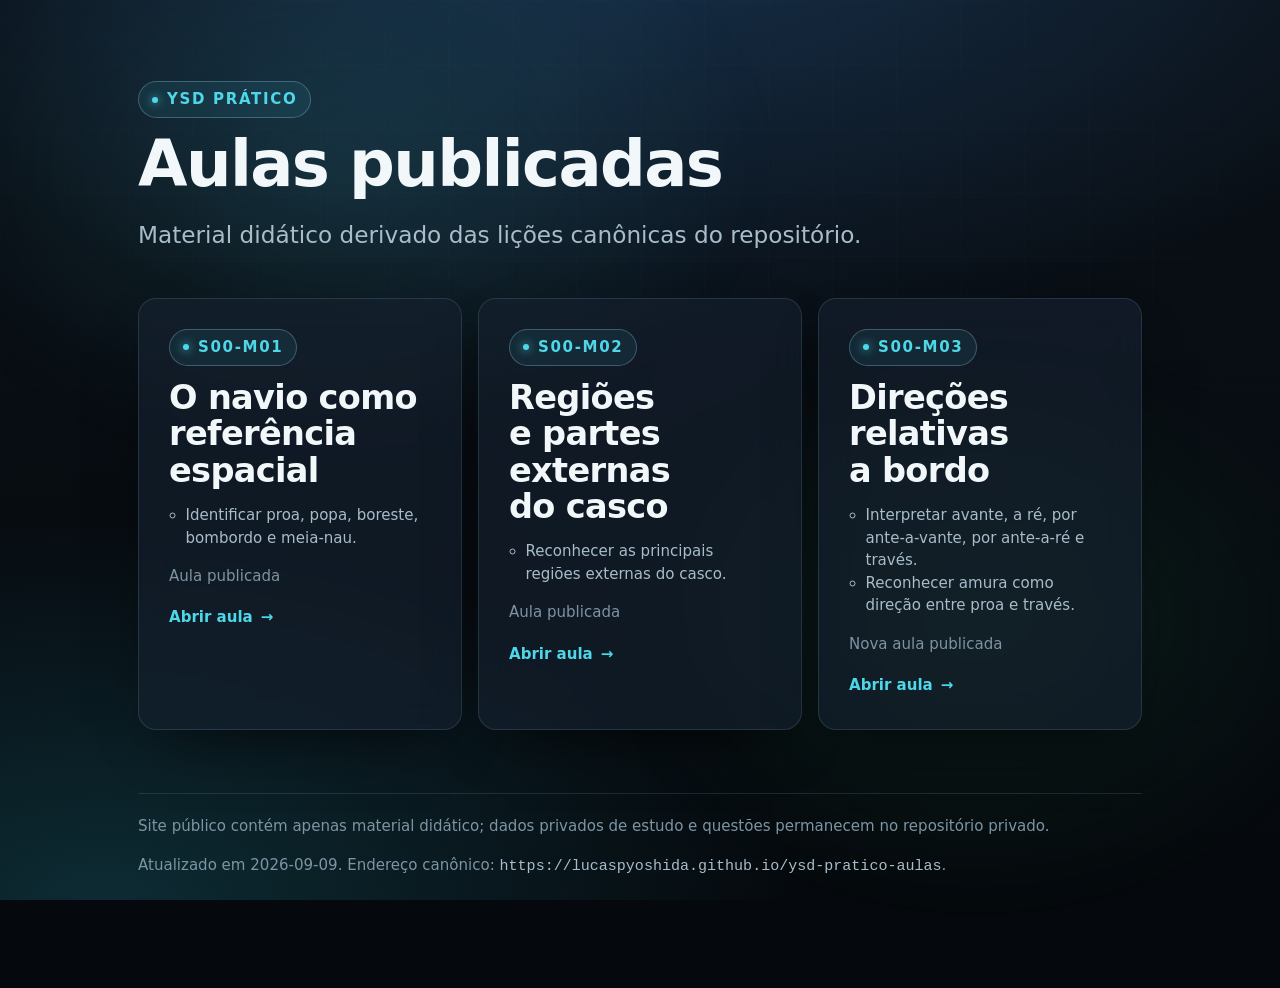
<file: index.html>
<!doctype html>
<html lang="pt-BR">
<head>
  <meta charset="utf-8">
  <meta name="viewport" content="width=device-width,initial-scale=1,viewport-fit=cover">
  <meta name="theme-color" content="#05090d">
  <meta name="description" content="Aulas publicadas do YSD Prático: preparação para o Processo Seletivo à Categoria de Praticante de Prático.">
  <title>YSD Prático · Aulas</title>
  <link rel="icon" href="data:,">
  <link rel="stylesheet" href="assets/theme/ysd-deck.css">
  <style>
    body { display: block; }
    .wrap { width: min(1100px, 100%); margin: 0 auto; padding: clamp(48px, 9vh, 96px) clamp(20px, 5vw, 48px) 96px; }
    header { margin-bottom: clamp(28px, 5vh, 52px); }
    header h1 { font-size: var(--step-4); margin-bottom: 0.3em; }
    header p { color: var(--muted); font-size: var(--step-1); max-width: 60ch; margin: 0; }
    ul.grid { list-style: none; margin: 0; padding: 0; display: grid; gap: 16px; grid-template-columns: repeat(auto-fill, minmax(300px, 1fr)); }
    .card a { display: block; height: 100%; padding: clamp(20px, 2.6vw, 30px); border-radius: var(--radius); border: 1px solid var(--glass-line); background: var(--glass); color: inherit; text-decoration: none; backdrop-filter: blur(var(--glass-blur)); -webkit-backdrop-filter: blur(var(--glass-blur)); box-shadow: var(--shadow); transition: transform .25s var(--ease), border-color .25s var(--ease); }
    .card a:hover { transform: translateY(-4px); border-color: var(--proa); }
    .card h2 { font-size: var(--step-2); margin-bottom: 0.45em; }
    .objectives { margin: 0 0 16px; padding-left: 1.1em; color: var(--muted); font-size: var(--step--1); line-height: 1.5; }
    .meta { color: var(--faint); font-size: var(--step--1); margin: 0 0 14px; }
    .go { display: inline-flex; align-items: center; gap: 8px; color: var(--proa); font-weight: 700; font-size: var(--step--1); }
    .go::after { content: "→"; transition: transform .25s var(--ease); }
    .card a:hover .go::after { transform: translateX(4px); }
    footer { margin-top: clamp(40px, 7vh, 72px); padding-top: 20px; border-top: 1px solid var(--glass-line); color: var(--faint); font-size: var(--step--1); line-height: 1.6; }
    footer code { color: var(--muted); }
  </style>
</head>
<body>
  <div class="backdrop" aria-hidden="true"></div>
  <div class="wrap">
    <header><p class="eyebrow">YSD Prático</p><h1>Aulas publicadas</h1><p>Material didático derivado das lições canônicas do repositório.</p></header>
    <ul class="grid">
<li class="card"><a href="S00-M01/"><p class="eyebrow">S00-M01</p><h2>O navio como referência espacial</h2><ul class="objectives"><li>Identificar proa, popa, boreste, bombordo e meia-nau.</li></ul><p class="meta">Aula publicada</p><span class="go">Abrir aula</span></a></li>
<li class="card"><a href="S00-M02/"><p class="eyebrow">S00-M02</p><h2>Regiões e partes externas do casco</h2><ul class="objectives"><li>Reconhecer as principais regiões externas do casco.</li></ul><p class="meta">Aula publicada</p><span class="go">Abrir aula</span></a></li>
<li class="card"><a href="S00-M03/"><p class="eyebrow">S00-M03</p><h2>Direções relativas a bordo</h2><ul class="objectives"><li>Interpretar avante, a ré, por ante-a-vante, por ante-a-ré e través.</li><li>Reconhecer amura como direção entre proa e través.</li></ul><p class="meta">Nova aula publicada</p><span class="go">Abrir aula</span></a></li>
    </ul>
    <footer><p>Site público contém apenas material didático; dados privados de estudo e questões permanecem no repositório privado.</p><p>Atualizado em 2026-09-09. Endereço canônico: <code>https://lucaspyoshida.github.io/ysd-pratico-aulas</code>.</p></footer>
  </div>
</body>
</html>
</file>
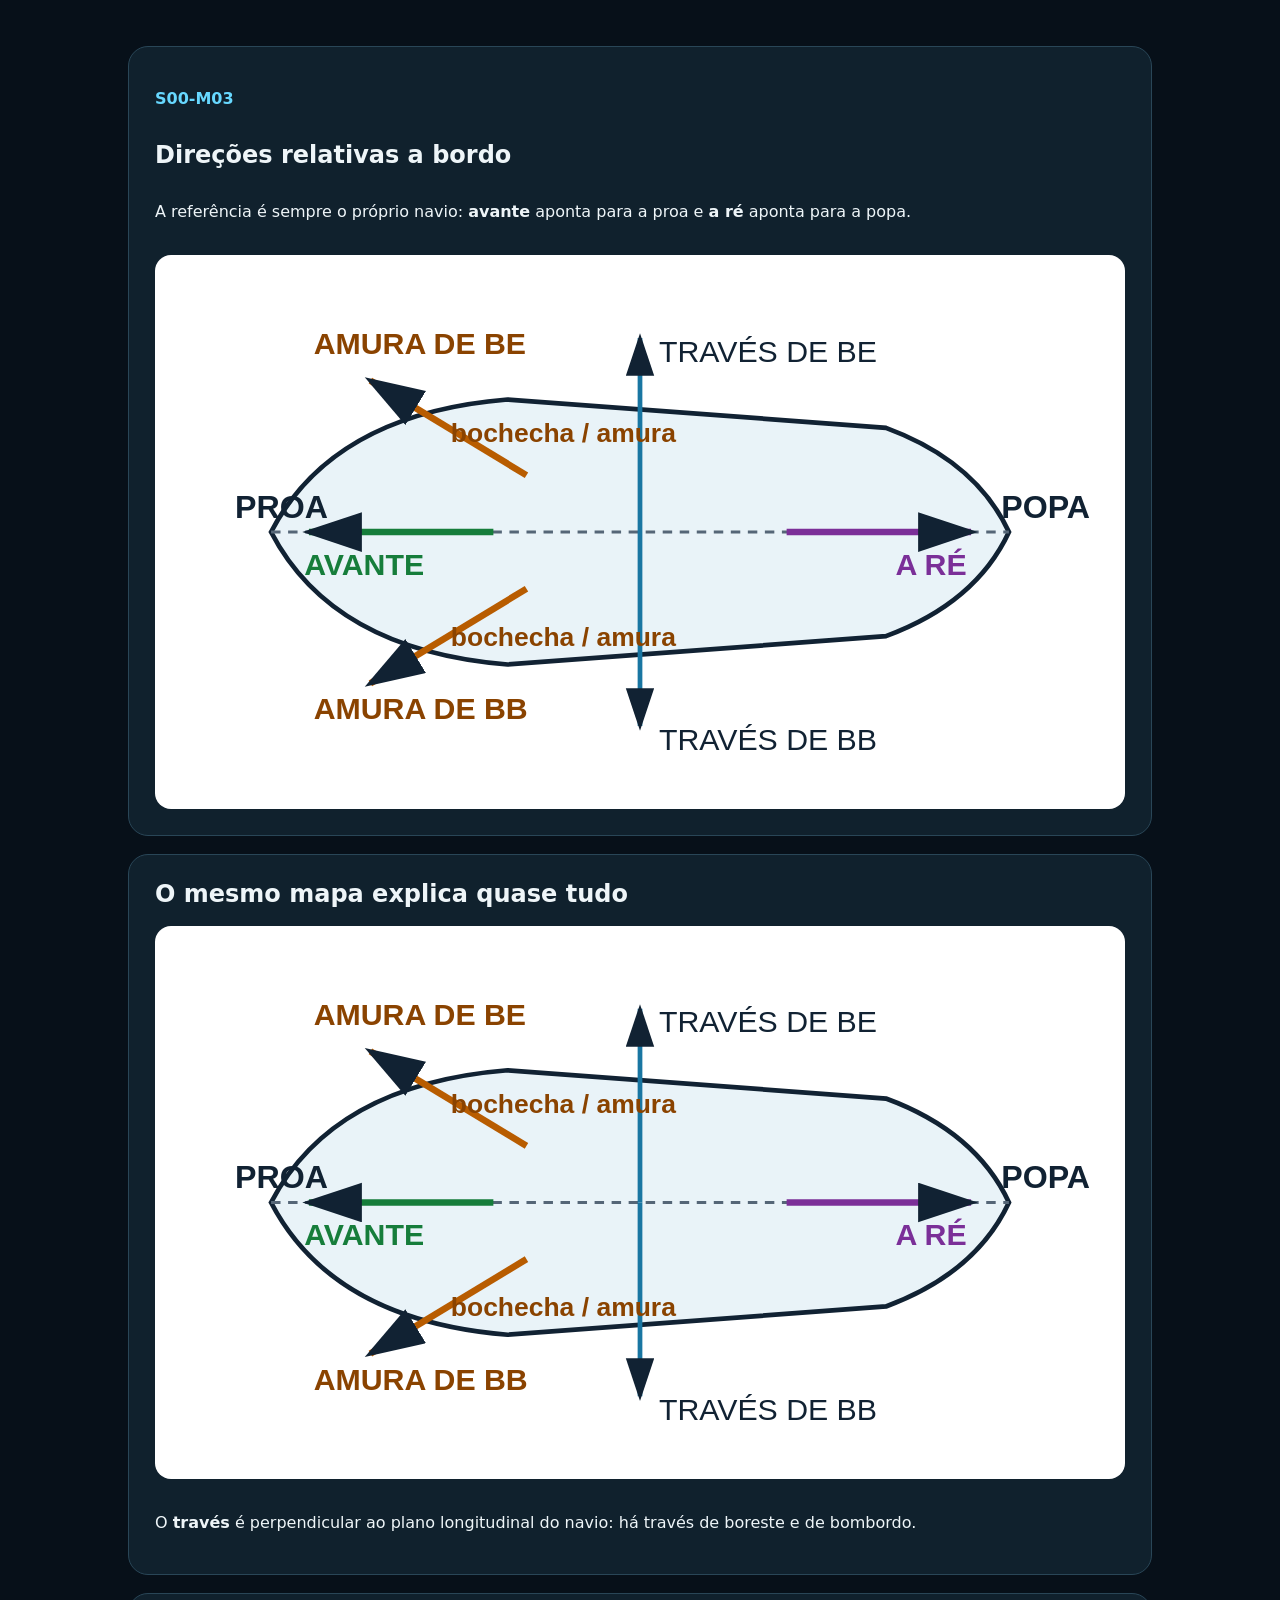
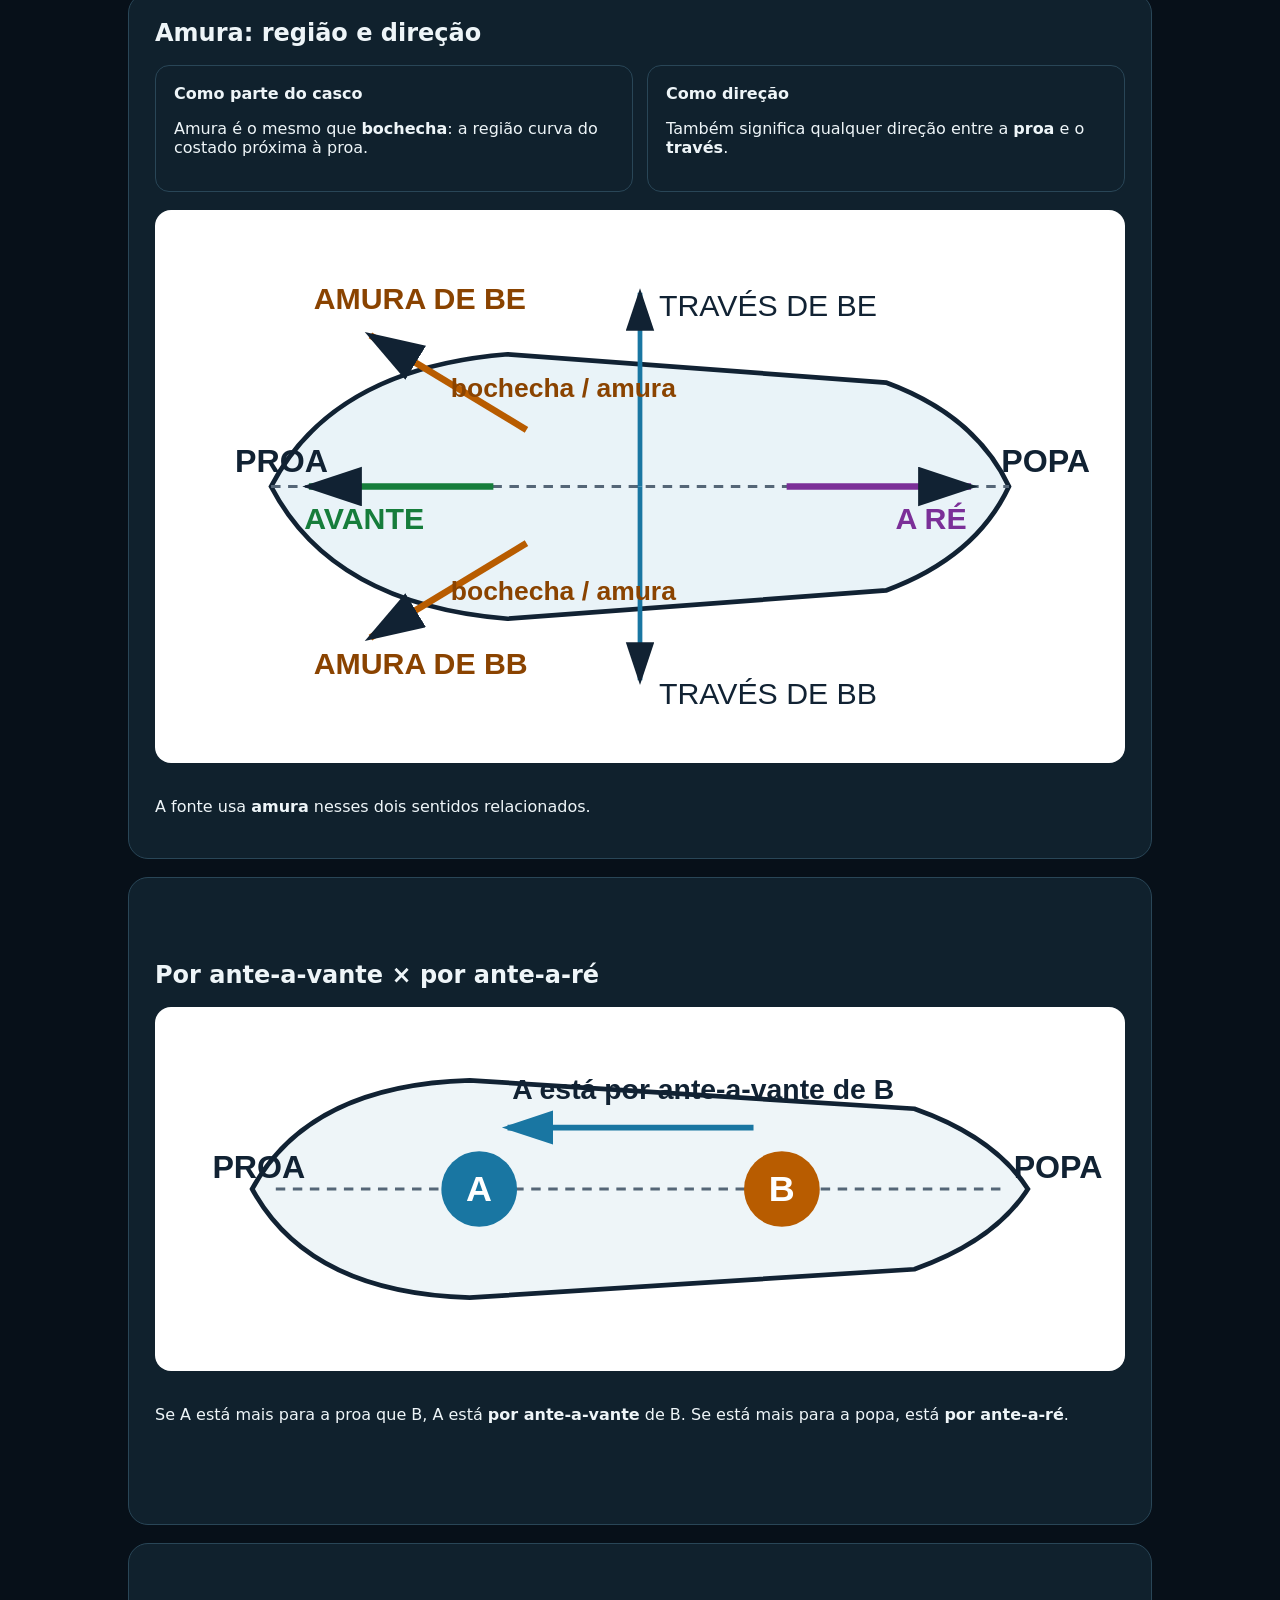
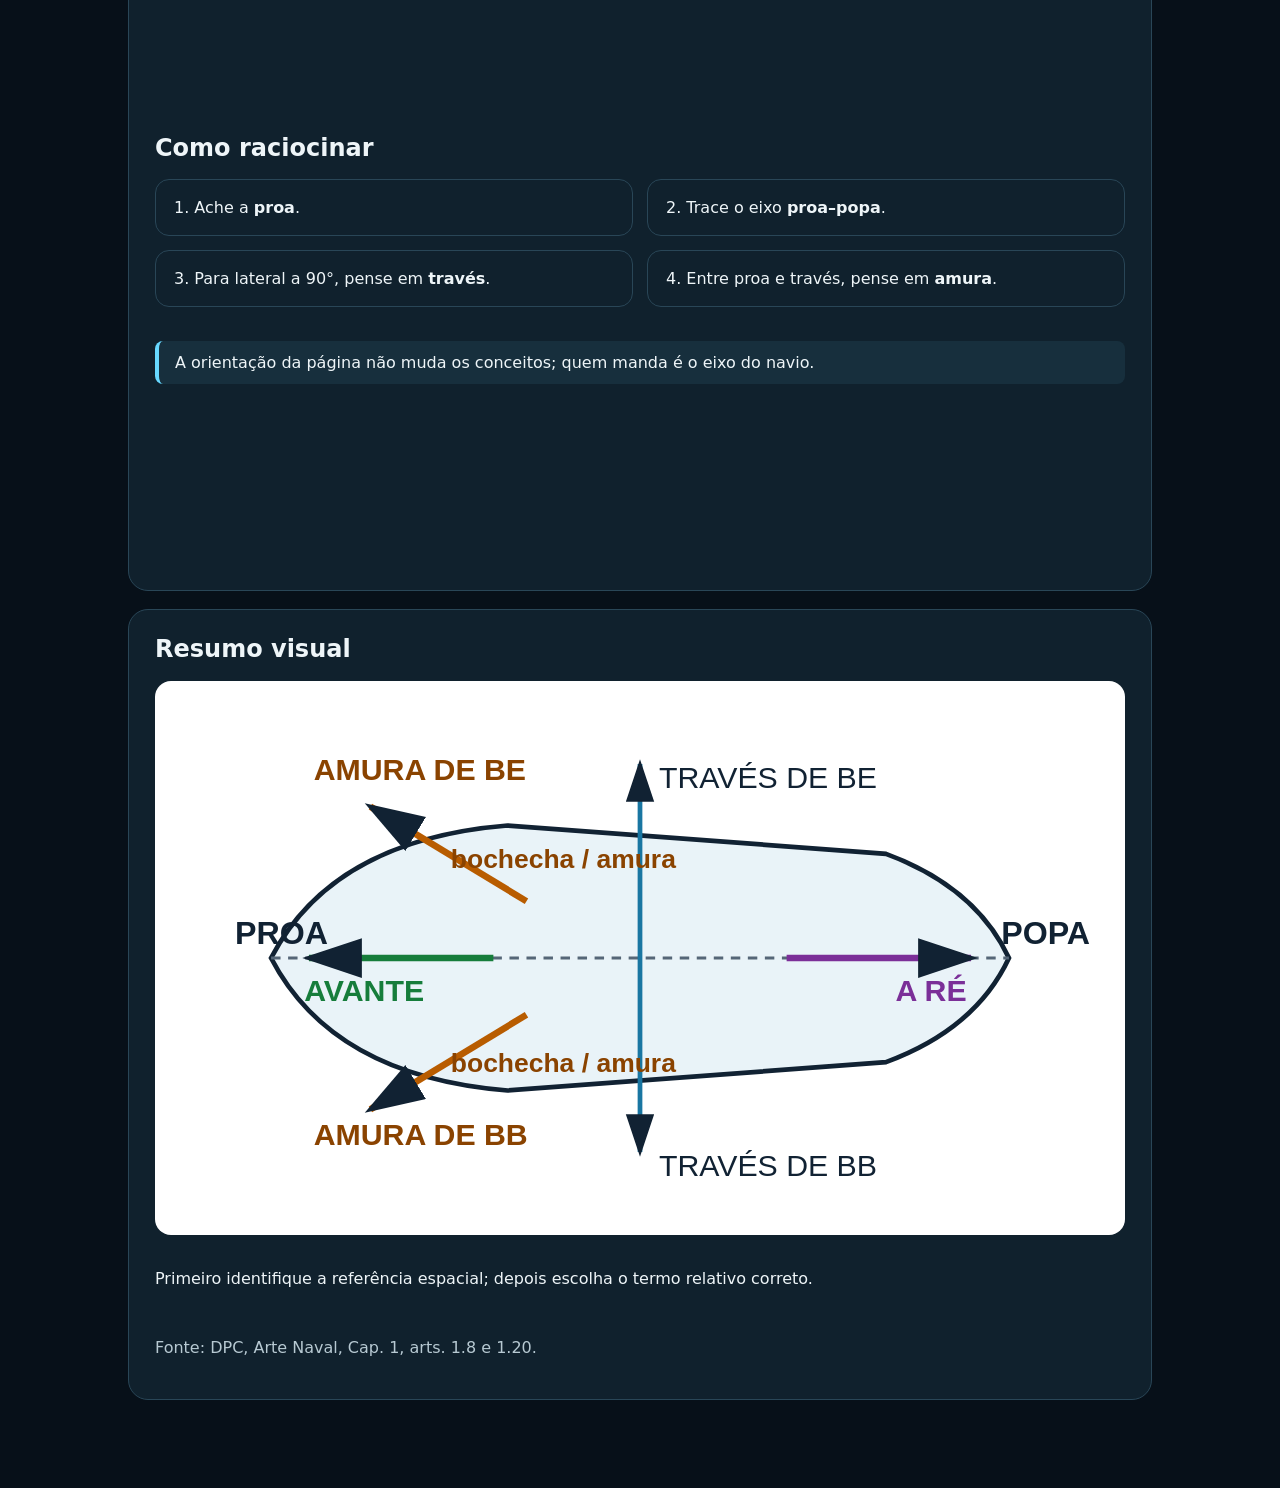
<file: S00-M03/index.html>
<!doctype html>
<html lang="pt-BR">
<head>
<meta charset="utf-8"><meta name="viewport" content="width=device-width,initial-scale=1">
<title>S00-M03 | Direções relativas a bordo</title>
<style>
/* @MIRA:RESPONSIVE:START */
:root{--bg:#071019;--panel:#10212d;--line:#294657;--text:#eef5f8;--muted:#b7c9d2;--accent:#67d8ff}
*{box-sizing:border-box}body{margin:0;font-family:system-ui,-apple-system,sans-serif;background:var(--bg);color:var(--text)}
main{max-width:1060px;margin:auto;padding:28px 18px 70px}.slide{min-height:72vh;padding:26px;margin:18px 0;border:1px solid var(--line);border-radius:20px;background:var(--panel);display:grid;align-content:center;gap:18px}
h1,h2{line-height:1.1;margin:0}.eyebrow{color:var(--accent);font-weight:700}.muted{color:var(--muted)}
.figure{background:#fff;border-radius:16px;padding:12px}.figure img{display:block;width:100%;height:auto}.grid{display:grid;grid-template-columns:1fr 1fr;gap:14px}.box{padding:18px;border:1px solid var(--line);border-radius:14px}
.callout{border-left:4px solid var(--accent);padding:12px 16px;background:rgba(103,216,255,.08);border-radius:8px}
@media(max-width:640px){.slide{min-height:auto;padding:20px}.grid{grid-template-columns:1fr}}
/* @MIRA:RESPONSIVE:END */
</style>
</head><body><main>
<section class="slide" data-slide-id="SLIDE-S00-M03-01">
<p class="eyebrow">S00-M03</p><h1>Direções relativas a bordo</h1>
<p data-claim-id="CLM-S00-M03-001">A referência é sempre o próprio navio: <strong>avante</strong> aponta para a proa e <strong>a ré</strong> aponta para a popa.</p>
<div class="figure"><img src="assets/navio-direcoes.svg" alt="Vista superior de um navio com proa, popa, avante, a ré, traveses e amuras indicados."></div>
</section>
<section class="slide" data-slide-id="SLIDE-S00-M03-02">
<h2>O mesmo mapa explica quase tudo</h2>
<div class="figure"><img src="assets/navio-direcoes.svg" alt="Mapa visual das direções relativas a bordo."></div>
<p data-claim-id="CLM-S00-M03-003">O <strong>través</strong> é perpendicular ao plano longitudinal do navio: há través de boreste e de bombordo.</p>
</section>
<section class="slide" data-slide-id="SLIDE-S00-M03-03">
<h2>Amura: região e direção</h2>
<div class="grid"><div class="box"><strong>Como parte do casco</strong><p>Amura é o mesmo que <strong>bochecha</strong>: a região curva do costado próxima à proa.</p></div><div class="box"><strong>Como direção</strong><p>Também significa qualquer direção entre a <strong>proa</strong> e o <strong>través</strong>.</p></div></div>
<div class="figure"><img src="assets/navio-direcoes.svg" alt="Navio visto de cima com as duas amuras destacadas entre a proa e os traveses."></div>
<p data-claim-id="CLM-S00-M03-004">A fonte usa <strong>amura</strong> nesses dois sentidos relacionados.</p>
</section>
<section class="slide" data-slide-id="SLIDE-S00-M03-04">
<h2>Por ante-a-vante × por ante-a-ré</h2>
<div class="figure"><img src="assets/comparacao-longitudinal.svg" alt="Dois objetos A e B sobre o eixo longitudinal do navio; A está mais próximo da proa que B."></div>
<p data-claim-id="CLM-S00-M03-002">Se A está mais para a proa que B, A está <strong>por ante-a-vante</strong> de B. Se está mais para a popa, está <strong>por ante-a-ré</strong>.</p>
</section>
<section class="slide" data-slide-id="SLIDE-S00-M03-05">
<h2>Como raciocinar</h2>
<div class="grid"><div class="box">1. Ache a <strong>proa</strong>.</div><div class="box">2. Trace o eixo <strong>proa–popa</strong>.</div><div class="box">3. Para lateral a 90°, pense em <strong>través</strong>.</div><div class="box">4. Entre proa e través, pense em <strong>amura</strong>.</div></div>
<p class="callout" data-claim-id="CLM-S00-M03-005">A orientação da página não muda os conceitos; quem manda é o eixo do navio.</p>
</section>
<section class="slide" data-slide-id="SLIDE-S00-M03-06">
<h2>Resumo visual</h2>
<div class="figure"><img src="assets/navio-direcoes.svg" alt="Síntese visual das direções relativas do navio."></div>
<p data-claim-id="CLM-S00-M03-006">Primeiro identifique a referência espacial; depois escolha o termo relativo correto.</p>
<p class="muted">Fonte: DPC, Arte Naval, Cap. 1, arts. 1.8 e 1.20.</p>
</section>
</main></body></html>
</file>
<file: assets/theme/ysd-deck.css>
/*
 * Tema YSD para decks derivados de lições canônicas.
 *
 * Origem: presentations/templates/theme/ysd-deck.css
 * Distribuição: tools/sync_deck_theme.rb copia este arquivo para
 *               presentations/decks/<microtema>/assets/theme/ysd-deck.css
 * Não editar a cópia dentro do deck: ela é artefato derivado.
 *
 * Regras herdadas de docs/authoring-standards.md:
 * - uma mensagem principal por tela;
 * - convenção de cor estável entre decks (proa, popa, bordos, meia-nau);
 * - movimento só com função causal, temporal ou espacial;
 * - toda animação desligada sob prefers-reduced-motion;
 * - informação exclusivamente visual sempre com alternativa textual.
 */

/* ---------------------------------------------------------------- tokens */

:root {
  color-scheme: dark;

  /* Profundidade: do fundo do mar até a superfície iluminada. */
  --abyss: #05090d;
  --deep: #0a1017;
  --surface: #101823;
  --surface-raised: #16212e;

  /* Vidro: camadas translúcidas empilhadas sobre o fundo. */
  --glass: rgba(24, 36, 50, 0.58);
  --glass-strong: rgba(28, 42, 58, 0.78);
  --glass-line: rgba(150, 190, 215, 0.16);
  --glass-line-strong: rgba(150, 200, 225, 0.32);
  --glass-blur: 18px;

  --text: #f2f7fa;
  --muted: #a8bcca;
  --faint: #7d94a3;

  /* Convenção semântica fixa do projeto. Não trocar entre decks. */
  --proa: #4ed7e8;
  --popa: #f6a84b;
  --boreste: #4ade80;
  --bombordo: #fb7185;
  --meia-nau: #fcd34d;

  --accent: var(--proa);
  --ok: var(--boreste);
  --warn: var(--meia-nau);
  --err: var(--bombordo);
  --focus: #ffffff;

  /* Tipografia fluida: legível no celular sem virar cartaz no desktop. */
  --step--1: clamp(0.82rem, 0.78rem + 0.2vw, 0.94rem);
  --step-0: clamp(1rem, 0.94rem + 0.3vw, 1.15rem);
  --step-1: clamp(1.15rem, 1.05rem + 0.55vw, 1.45rem);
  --step-2: clamp(1.45rem, 1.2rem + 1.2vw, 2.1rem);
  --step-3: clamp(1.85rem, 1.4rem + 2.2vw, 3rem);
  --step-4: clamp(2.2rem, 1.5rem + 3.4vw, 4rem);

  --radius: 18px;
  --radius-sm: 11px;
  --pad-slide: clamp(20px, 5vw, 76px);
  --shadow: 0 24px 60px -30px rgba(0, 0, 0, 0.85);
  --shadow-lift: 0 30px 70px -28px rgba(0, 0, 0, 0.9);
  --ease: cubic-bezier(0.22, 0.61, 0.36, 1);
}

* { box-sizing: border-box; }

html {
  scroll-behavior: smooth;
  scroll-snap-type: y mandatory;
  -webkit-text-size-adjust: 100%;
}

body {
  margin: 0;
  min-height: 100svh;
  background: var(--abyss);
  color: var(--text);
  font-family: Inter, ui-sans-serif, system-ui, -apple-system, "Segoe UI", sans-serif;
  font-size: var(--step-0);
  line-height: 1.55;
  overflow-x: hidden;
  -webkit-font-smoothing: antialiased;
}

/* --------------------------------------------------- fundo em camadas */

/* Três camadas fixas: gradiente de profundidade, halo de luz e retícula.
   Nenhuma carrega informação: existem para separar o vidro do fundo. */
.backdrop {
  position: fixed;
  inset: 0;
  z-index: -1;
  pointer-events: none;
  background:
    radial-gradient(120% 90% at 50% -10%, #17304a 0%, transparent 55%),
    radial-gradient(90% 70% at 8% 100%, #0d2b33 0%, transparent 60%),
    linear-gradient(180deg, var(--deep) 0%, var(--abyss) 100%);
}

.backdrop::before {
  content: "";
  position: absolute;
  inset: -30% -10%;
  background:
    radial-gradient(40% 30% at 30% 30%, rgba(78, 215, 232, 0.13), transparent 70%),
    radial-gradient(35% 28% at 72% 62%, rgba(74, 222, 128, 0.09), transparent 70%);
  filter: blur(28px);
  animation: drift 34s var(--ease) infinite alternate;
}

.backdrop::after {
  content: "";
  position: absolute;
  inset: 0;
  opacity: 0.16;
  background-image:
    linear-gradient(rgba(150, 200, 225, 0.09) 1px, transparent 1px),
    linear-gradient(90deg, rgba(150, 200, 225, 0.09) 1px, transparent 1px);
  background-size: 64px 64px;
  mask-image: radial-gradient(120% 80% at 50% 20%, #000 20%, transparent 78%);
}

@keyframes drift {
  from { transform: translate3d(-3%, -2%, 0) scale(1); }
  to { transform: translate3d(4%, 3%, 0) scale(1.09); }
}

/* --------------------------------------------------------- cromo fixo */

.progress {
  position: fixed;
  inset: 0 0 auto;
  height: 3px;
  z-index: 30;
  background: rgba(150, 200, 225, 0.12);
}

.progress span {
  display: block;
  height: 100%;
  width: 0;
  background: linear-gradient(90deg, var(--proa), var(--boreste));
  box-shadow: 0 0 14px rgba(78, 215, 232, 0.6);
  transition: width 0.35s var(--ease);
}

.deck-bar {
  position: fixed;
  top: 14px;
  left: 50%;
  transform: translateX(-50%);
  z-index: 30;
  display: flex;
  align-items: center;
  gap: 12px;
  padding: 7px 8px 7px 15px;
  border-radius: 999px;
  background: var(--glass-strong);
  border: 1px solid var(--glass-line);
  backdrop-filter: blur(var(--glass-blur));
  -webkit-backdrop-filter: blur(var(--glass-blur));
  box-shadow: var(--shadow);
  max-width: calc(100vw - 24px);
}

.deck-bar .deck-id {
  font-size: var(--step--1);
  font-weight: 700;
  letter-spacing: 0.09em;
  text-transform: uppercase;
  color: var(--muted);
  white-space: nowrap;
}

/* Trilha de progresso: cada ponto é um slide navegável. */
.dots {
  display: flex;
  gap: 6px;
  align-items: center;
}

.dots button {
  width: 8px;
  height: 8px;
  padding: 0;
  border: 0;
  border-radius: 50%;
  background: rgba(168, 188, 202, 0.34);
  cursor: pointer;
  transition: transform 0.25s var(--ease), background 0.25s var(--ease), width 0.25s var(--ease);
}

.dots button:hover { background: var(--muted); }

.dots button[aria-current="true"] {
  width: 22px;
  border-radius: 999px;
  background: var(--proa);
  box-shadow: 0 0 12px rgba(78, 215, 232, 0.7);
}

.counter {
  font-variant-numeric: tabular-nums;
  font-size: var(--step--1);
  color: var(--faint);
  padding-right: 8px;
  white-space: nowrap;
}

.controls {
  position: fixed;
  right: clamp(12px, 2.5vw, 26px);
  bottom: clamp(12px, 2.5vw, 26px);
  z-index: 30;
  display: flex;
  gap: 8px;
}

.icon-btn {
  width: 46px;
  height: 46px;
  display: grid;
  place-items: center;
  border: 1px solid var(--glass-line);
  border-radius: 50%;
  background: var(--glass-strong);
  backdrop-filter: blur(var(--glass-blur));
  -webkit-backdrop-filter: blur(var(--glass-blur));
  color: var(--text);
  cursor: pointer;
  transition: border-color 0.2s var(--ease), color 0.2s var(--ease), transform 0.2s var(--ease);
}

.icon-btn:hover {
  border-color: var(--proa);
  color: var(--proa);
  transform: translateY(-2px);
}

button { font: inherit; }

:focus-visible {
  outline: 3px solid var(--focus);
  outline-offset: 3px;
  border-radius: 4px;
}

/* ------------------------------------------------------------- slides */

.slide {
  position: relative;
  min-height: 100svh;
  scroll-snap-align: start;
  display: grid;
  align-items: center;
  padding: clamp(74px, 11vh, 118px) var(--pad-slide) clamp(90px, 13vh, 130px);
}

.content {
  width: min(1180px, 100%);
  margin: 0 auto;
  display: grid;
  gap: clamp(16px, 2.2vw, 26px);
}

/* Entrada por rolagem: o conteúdo assenta quando o slide passa a ser o atual.
   É transição de foco de atenção, não decoração.

   O efeito só existe depois que o runtime marca `deck-ready` no documento.
   Sem JavaScript — ou se o script falhar — o deck continua legível por inteiro,
   porque conteúdo didático não pode depender de animação para existir. */
.deck-ready .slide [data-reveal] {
  opacity: 0;
  transform: translateY(18px);
  transition: opacity 0.55s var(--ease), transform 0.55s var(--ease);
}

.deck-ready .slide.is-current [data-reveal] {
  opacity: 1;
  transform: none;
}

.deck-ready .slide.is-current [data-reveal="2"] { transition-delay: 0.09s; }
.deck-ready .slide.is-current [data-reveal="3"] { transition-delay: 0.18s; }
.deck-ready .slide.is-current [data-reveal="4"] { transition-delay: 0.27s; }

.grid-2 {
  grid-template-columns: minmax(0, 1fr) minmax(340px, 1.08fr);
  gap: clamp(22px, 3.2vw, 46px);
  align-items: center;
}

/* ------------------------------------------------------- tipografia */

h1, h2, h3, p { margin-top: 0; }

h1 {
  font-size: var(--step-4);
  line-height: 1.02;
  letter-spacing: -0.025em;
  margin-bottom: 0.35em;
  text-wrap: balance;
}

h2 {
  font-size: var(--step-3);
  line-height: 1.08;
  letter-spacing: -0.02em;
  margin-bottom: 0.3em;
  text-wrap: balance;
}

h3 {
  font-size: var(--step-1);
  line-height: 1.22;
  letter-spacing: -0.01em;
  margin-bottom: 0.4em;
}

.eyebrow {
  display: inline-flex;
  /* `.content` é grid: sem isto a pílula esticaria até a largura da coluna. */
  justify-self: start;
  align-items: center;
  gap: 9px;
  margin: 0 0 14px;
  padding: 6px 13px;
  border-radius: 999px;
  border: 1px solid var(--glass-line-strong);
  background: rgba(78, 215, 232, 0.08);
  color: var(--proa);
  font-size: var(--step--1);
  font-weight: 700;
  letter-spacing: 0.11em;
  text-transform: uppercase;
}

.eyebrow::before {
  content: "";
  width: 6px;
  height: 6px;
  border-radius: 50%;
  background: currentColor;
  box-shadow: 0 0 10px currentColor;
}

.lead {
  font-size: var(--step-1);
  line-height: 1.5;
  color: var(--muted);
  max-width: 62ch;
}

.fine {
  font-size: var(--step--1);
  color: var(--faint);
  line-height: 1.45;
  margin: 0;
}

/* Linha de proveniência: presente em toda tela, nunca escondida. */
.source-line {
  margin: 6px 0 0;
  padding-top: 12px;
  border-top: 1px solid var(--glass-line);
  color: var(--faint);
  font-size: var(--step--1);
  line-height: 1.45;
}

/* ------------------------------------------------------ superfícies */

.panel {
  padding: clamp(18px, 2.2vw, 28px);
  border-radius: var(--radius);
  border: 1px solid var(--glass-line);
  background: var(--glass);
  backdrop-filter: blur(var(--glass-blur));
  -webkit-backdrop-filter: blur(var(--glass-blur));
  box-shadow: var(--shadow);
}

/* Regra: enunciado que vem direto da lição, com barra semântica à esquerda. */
.rule {
  position: relative;
  margin: 0 0 12px;
  padding: 16px 20px 16px 24px;
  border-radius: var(--radius-sm);
  border: 1px solid var(--glass-line);
  background: var(--glass);
  backdrop-filter: blur(var(--glass-blur));
  -webkit-backdrop-filter: blur(var(--glass-blur));
  font-size: var(--step-1);
  line-height: 1.45;
}

.rule::before {
  content: "";
  position: absolute;
  left: 0;
  top: 12px;
  bottom: 12px;
  width: 4px;
  border-radius: 999px;
  background: var(--tone, var(--proa));
  box-shadow: 0 0 16px -2px var(--tone, var(--proa));
}

.rule.t-proa { --tone: var(--proa); }
.rule.t-popa { --tone: var(--popa); }
.rule.t-boreste { --tone: var(--boreste); }
.rule.t-bombordo { --tone: var(--bombordo); }
.rule.t-meia-nau { --tone: var(--meia-nau); }

.tag {
  font-weight: 800;
  letter-spacing: 0.01em;
  color: var(--tone, var(--proa));
}

.tag.t-boreste { --tone: var(--boreste); }
.tag.t-bombordo { --tone: var(--bombordo); }

/* Card de erro comum: alto contraste, deliberadamente destoante. */
.misconception {
  position: relative;
  padding: clamp(20px, 3vw, 32px);
  border-radius: var(--radius);
  border: 1px solid rgba(251, 113, 133, 0.45);
  background: linear-gradient(145deg, rgba(60, 22, 33, 0.85), rgba(30, 16, 22, 0.7));
  backdrop-filter: blur(var(--glass-blur));
  -webkit-backdrop-filter: blur(var(--glass-blur));
  font-size: var(--step-2);
  line-height: 1.28;
  text-wrap: balance;
}

.misconception::before {
  content: "“";
  position: absolute;
  top: -6px;
  left: 14px;
  font-size: 4rem;
  line-height: 1;
  color: rgba(251, 113, 133, 0.35);
}

/* --------------------------------------------------------- interação */

.button-row {
  display: flex;
  flex-wrap: wrap;
  gap: 10px;
  margin-top: 6px;
}

.action {
  display: inline-flex;
  align-items: center;
  gap: 9px;
  min-height: 46px;
  padding: 11px 18px;
  border-radius: 999px;
  border: 1px solid var(--glass-line-strong);
  background: var(--glass);
  backdrop-filter: blur(var(--glass-blur));
  -webkit-backdrop-filter: blur(var(--glass-blur));
  color: var(--text);
  cursor: pointer;
  transition: border-color 0.2s var(--ease), color 0.2s var(--ease),
              background 0.2s var(--ease), transform 0.2s var(--ease);
}

.action:hover { border-color: var(--proa); color: var(--proa); transform: translateY(-1px); }
.action.active { border-color: var(--proa); color: var(--proa); background: rgba(78, 215, 232, 0.12); }
.action.correct { border-color: var(--ok); color: var(--ok); background: rgba(74, 222, 128, 0.12); }
.action.wrong { border-color: var(--err); color: var(--err); background: rgba(251, 113, 133, 0.12); }
.action .icon { width: 18px; height: 18px; }

/* Área de retorno com altura reservada: o layout não pula ao responder. */
.feedback {
  min-height: 3.2em;
  margin: 4px 0 0;
  color: var(--muted);
  line-height: 1.45;
  transition: color 0.25s var(--ease);
}

.feedback.ok { color: var(--ok); }
.feedback.err { color: var(--err); }

/* ------------------------------------------------------------- palco */

/* Palco do navio: proporção estável, moldura de vidro e água sob o casco
   representada apenas como textura de fundo. */
.stage {
  position: relative;
  width: 100%;
  aspect-ratio: 16 / 10;
  min-height: 260px;
  border-radius: var(--radius);
  border: 1px solid var(--glass-line);
  background:
    radial-gradient(80% 60% at 50% 0%, rgba(78, 215, 232, 0.1), transparent 60%),
    linear-gradient(180deg, #0d1721 0%, #091119 100%);
  box-shadow: var(--shadow-lift), inset 0 1px 0 rgba(255, 255, 255, 0.05);
  overflow: hidden;
}

.stage svg { display: block; width: 100%; height: 100%; }

/* Marulho: linhas horizontais lentas. Só sinaliza "há água"; não mede nada. */
.swell {
  animation: swell 9s ease-in-out infinite alternate;
  transform-origin: center;
}

@keyframes swell {
  from { transform: translateY(-4px); opacity: 0.5; }
  to { transform: translateY(4px); opacity: 0.85; }
}

/* Balanço do navio: amplitude mínima, apenas para o palco não parecer estático. */
.bob { animation: bob 7s ease-in-out infinite alternate; transform-origin: center; }

@keyframes bob {
  from { transform: translateY(-5px) rotate(-0.7deg); }
  to { transform: translateY(5px) rotate(0.7deg); }
}

/* Pulso da seta de proa: chama atenção para a referência que decide os bordos. */
.pulse { animation: pulse 2.6s ease-in-out infinite; }

@keyframes pulse {
  0%, 100% { opacity: 0.55; }
  50% { opacity: 1; }
}

/* Rótulos ancorados ao objeto, conforme docs/authoring-standards.md. */
.tick {
  font: 700 15px Inter, system-ui, sans-serif;
  letter-spacing: 0.08em;
  paint-order: stroke;
  stroke: #05090d;
  stroke-width: 5px;
  stroke-linejoin: round;
}

.tick.sm { font-size: 13px; }

.hull { fill: #dde7ec; stroke: #93a8b4; stroke-width: 3; }
.keel-line { stroke: #5b7180; stroke-width: 2; stroke-dasharray: 9 8; }
.band-boreste { fill: var(--boreste); opacity: 0.42; }
.band-bombordo { fill: var(--bombordo); opacity: 0.42; }
.band-meia-nau { fill: var(--meia-nau); opacity: 0.36; }
.edge-meia-nau { stroke: var(--meia-nau); stroke-width: 2.5; stroke-dasharray: 7 6; fill: none; }

.watcher circle { fill: var(--meia-nau); stroke: #ffffff; stroke-width: 3; }
.watcher.mental circle { fill: var(--proa); }
.watcher { transition: transform 0.55s var(--ease); }

.ship-group { transition: transform 0.6s var(--ease); }

/* Estado de pista: rótulos escondidos até o aluno pedir ajuda. */
.stage.hide-labels .maybe { opacity: 0; transition: opacity 0.4s var(--ease); }
.stage.hint .maybe.proa { opacity: 1; }

/* -------------------------------------------------------------- grades */

.concept-grid {
  display: grid;
  grid-template-columns: repeat(auto-fit, minmax(165px, 1fr));
  gap: 12px;
}

.concept {
  padding: 18px 16px;
  border-radius: var(--radius-sm);
  border: 1px solid var(--glass-line);
  border-top: 3px solid var(--tone, var(--proa));
  background: var(--glass);
  backdrop-filter: blur(var(--glass-blur));
  -webkit-backdrop-filter: blur(var(--glass-blur));
  transition: transform 0.25s var(--ease), border-color 0.25s var(--ease);
}

.concept:hover { transform: translateY(-3px); }
.concept strong { display: block; margin-bottom: 6px; font-size: var(--step-1); color: var(--tone, var(--text)); }
.concept span { color: var(--muted); font-size: var(--step--1); line-height: 1.4; }

.concept.t-proa { --tone: var(--proa); }
.concept.t-popa { --tone: var(--popa); }
.concept.t-boreste { --tone: var(--boreste); }
.concept.t-bombordo { --tone: var(--bombordo); }
.concept.t-meia-nau { --tone: var(--meia-nau); }

.summary {
  display: grid;
  grid-template-columns: repeat(auto-fit, minmax(230px, 1fr));
  gap: 14px;
}

.summary > div {
  padding: clamp(18px, 2.2vw, 26px);
  border-radius: var(--radius);
  border: 1px solid var(--glass-line);
  border-top: 3px solid var(--tone, var(--proa));
  background: var(--glass);
  backdrop-filter: blur(var(--glass-blur));
  -webkit-backdrop-filter: blur(var(--glass-blur));
}

.summary p { color: var(--muted); margin: 0; line-height: 1.45; }

/* --------------------------------------------------------- utilidades */

.sr-only {
  position: absolute;
  width: 1px;
  height: 1px;
  padding: 0;
  margin: -1px;
  overflow: hidden;
  clip: rect(0, 0, 0, 0);
  white-space: nowrap;
  border: 0;
}

/* Marcador de proveniência: liga o texto da tela a uma claim da lição canônica.
   É só um rótulo para o validador e para leitores de tela — não pode impor
   display, porque a mesma classe aparece em parágrafo, span e cartão. */
.claim { }

/* Mapa de slides: visão geral acionada por teclado ou botão. */
.map {
  position: fixed;
  inset: 0;
  z-index: 40;
  display: none;
  place-items: center;
  padding: 28px;
  background: rgba(5, 9, 13, 0.82);
  backdrop-filter: blur(10px);
  -webkit-backdrop-filter: blur(10px);
}

.map[open] { display: grid; }

.map ol {
  list-style: none;
  margin: 0;
  padding: 0;
  display: grid;
  grid-template-columns: repeat(auto-fit, minmax(210px, 1fr));
  gap: 10px;
  width: min(880px, 100%);
  max-height: 80svh;
  overflow-y: auto;
}

.map button {
  width: 100%;
  text-align: left;
  padding: 14px 16px;
  border-radius: var(--radius-sm);
  border: 1px solid var(--glass-line);
  background: var(--glass);
  color: var(--text);
  cursor: pointer;
  line-height: 1.3;
  transition: border-color 0.2s var(--ease), transform 0.2s var(--ease);
}

.map button:hover { border-color: var(--proa); transform: translateY(-2px); }
.map button small { display: block; color: var(--faint); font-size: var(--step--1); margin-bottom: 4px; }

/* @MIRA:RESPONSIVE:START */
@media (max-width: 860px) {
  html { scroll-snap-type: none; }

  .slide {
    min-height: auto;
    padding: clamp(78px, 12vh, 96px) 16px clamp(28px, 6vh, 44px);
  }

  .slide:last-child { padding-bottom: 110px; }

  .grid-2 { grid-template-columns: 1fr; }

  /* No celular o palco vem primeiro: a figura ancora a leitura do texto. */
  .grid-2 > .stage { order: -1; }

  .stage { aspect-ratio: 4 / 3; min-height: 210px; }

  .deck-bar { top: 10px; gap: 8px; padding: 6px 8px 6px 12px; }
  .deck-bar .deck-id { display: none; }
  .dots button { width: 7px; height: 7px; }
  .dots button[aria-current="true"] { width: 18px; }

  .icon-btn { width: 44px; height: 44px; }
  .misconception { font-size: var(--step-1); }
  .rule { font-size: var(--step-0); }
  .tick { font-size: 17px; }
  .tick.sm { font-size: 15px; }
}

@media (max-width: 460px) {
  .dots { max-width: 46vw; overflow: hidden; }
  .action { width: 100%; justify-content: center; }
}
/* @MIRA:RESPONSIVE:END */

/* Contrato de acessibilidade: nenhuma animação sobrevive à preferência do
   usuário, e nenhuma informação depende exclusivamente de movimento. */
@media (prefers-reduced-motion: reduce) {
  html { scroll-behavior: auto; }

  *, *::before, *::after {
    animation: none !important;
    transition-duration: 0.01ms !important;
  }

  .deck-ready .slide [data-reveal] { opacity: 1; transform: none; }
}

@media print {
  .deck-bar, .controls, .progress, .map, .backdrop { display: none !important; }
  .slide { min-height: auto; page-break-after: always; padding: 24px 0; }
  body { background: #fff; color: #111; }
  .panel, .rule, .concept, .summary > div { background: #fff; border-color: #ccc; }
}
</file>
